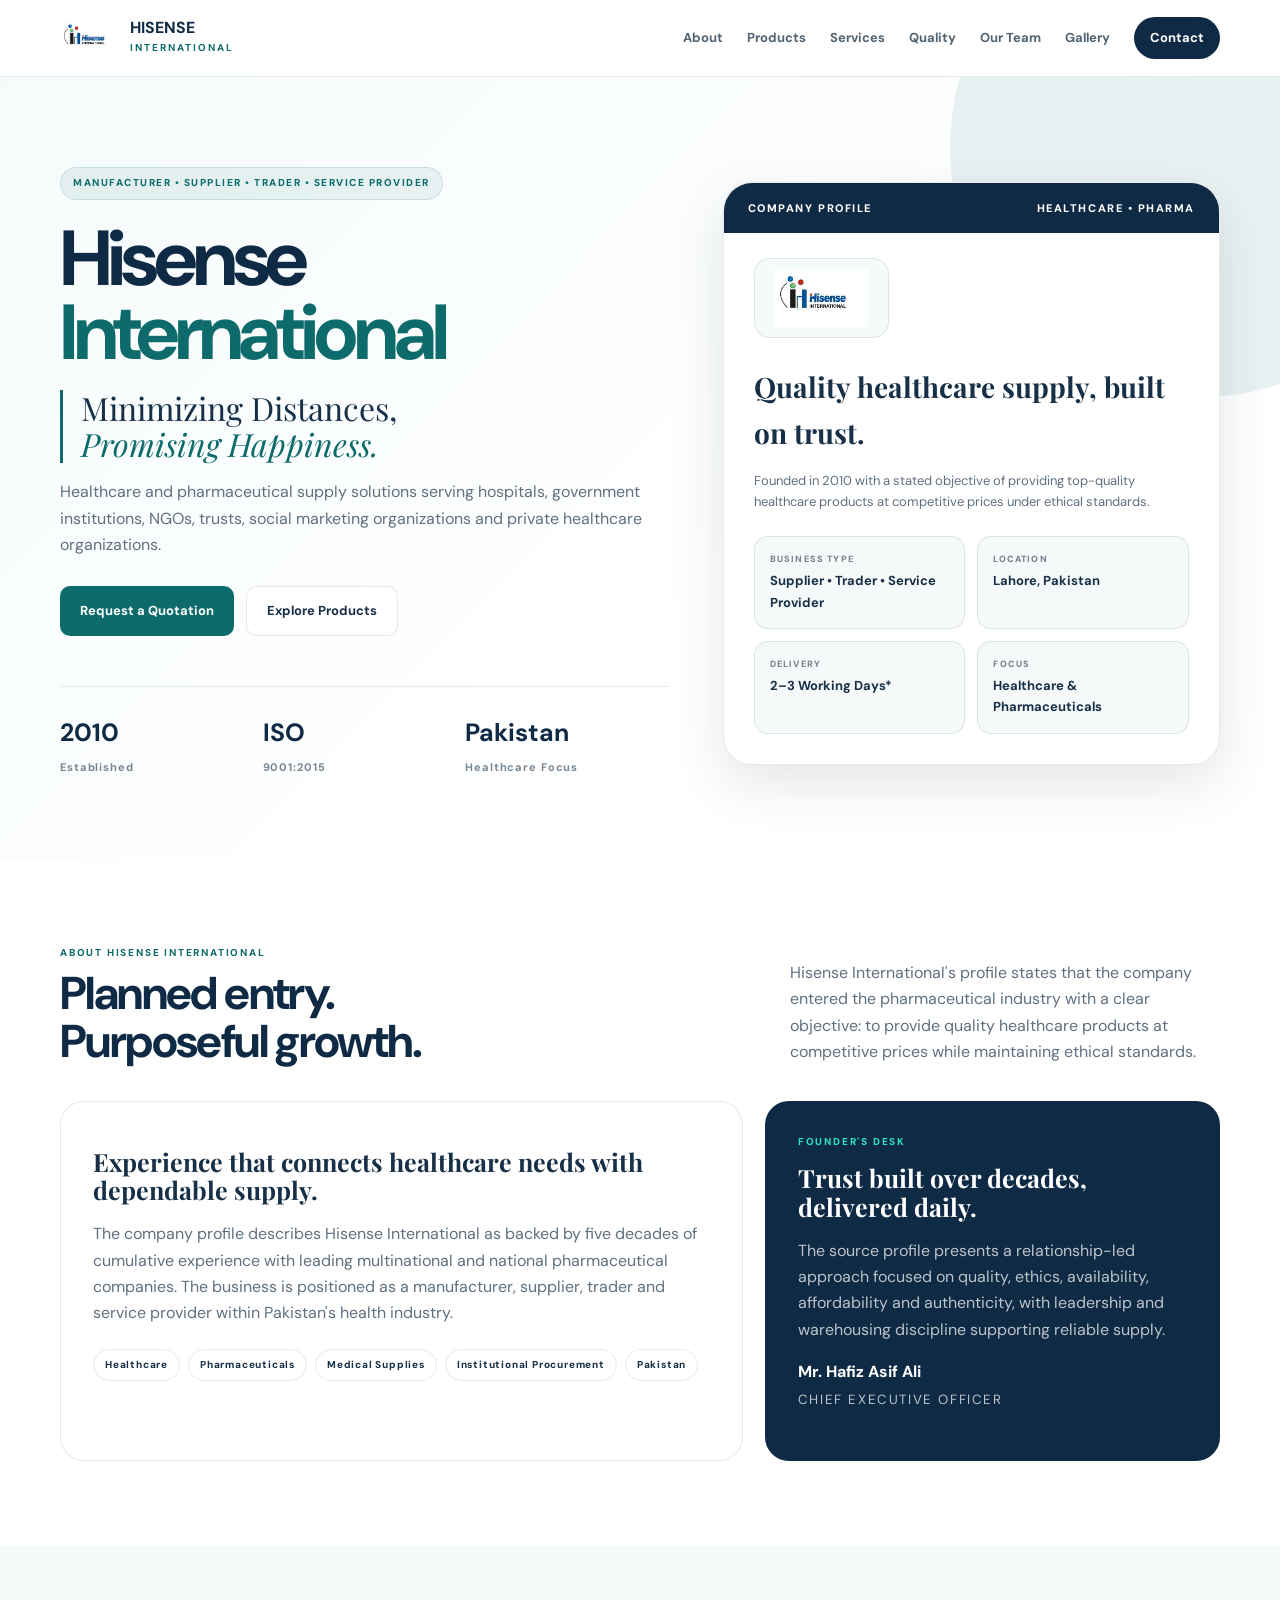
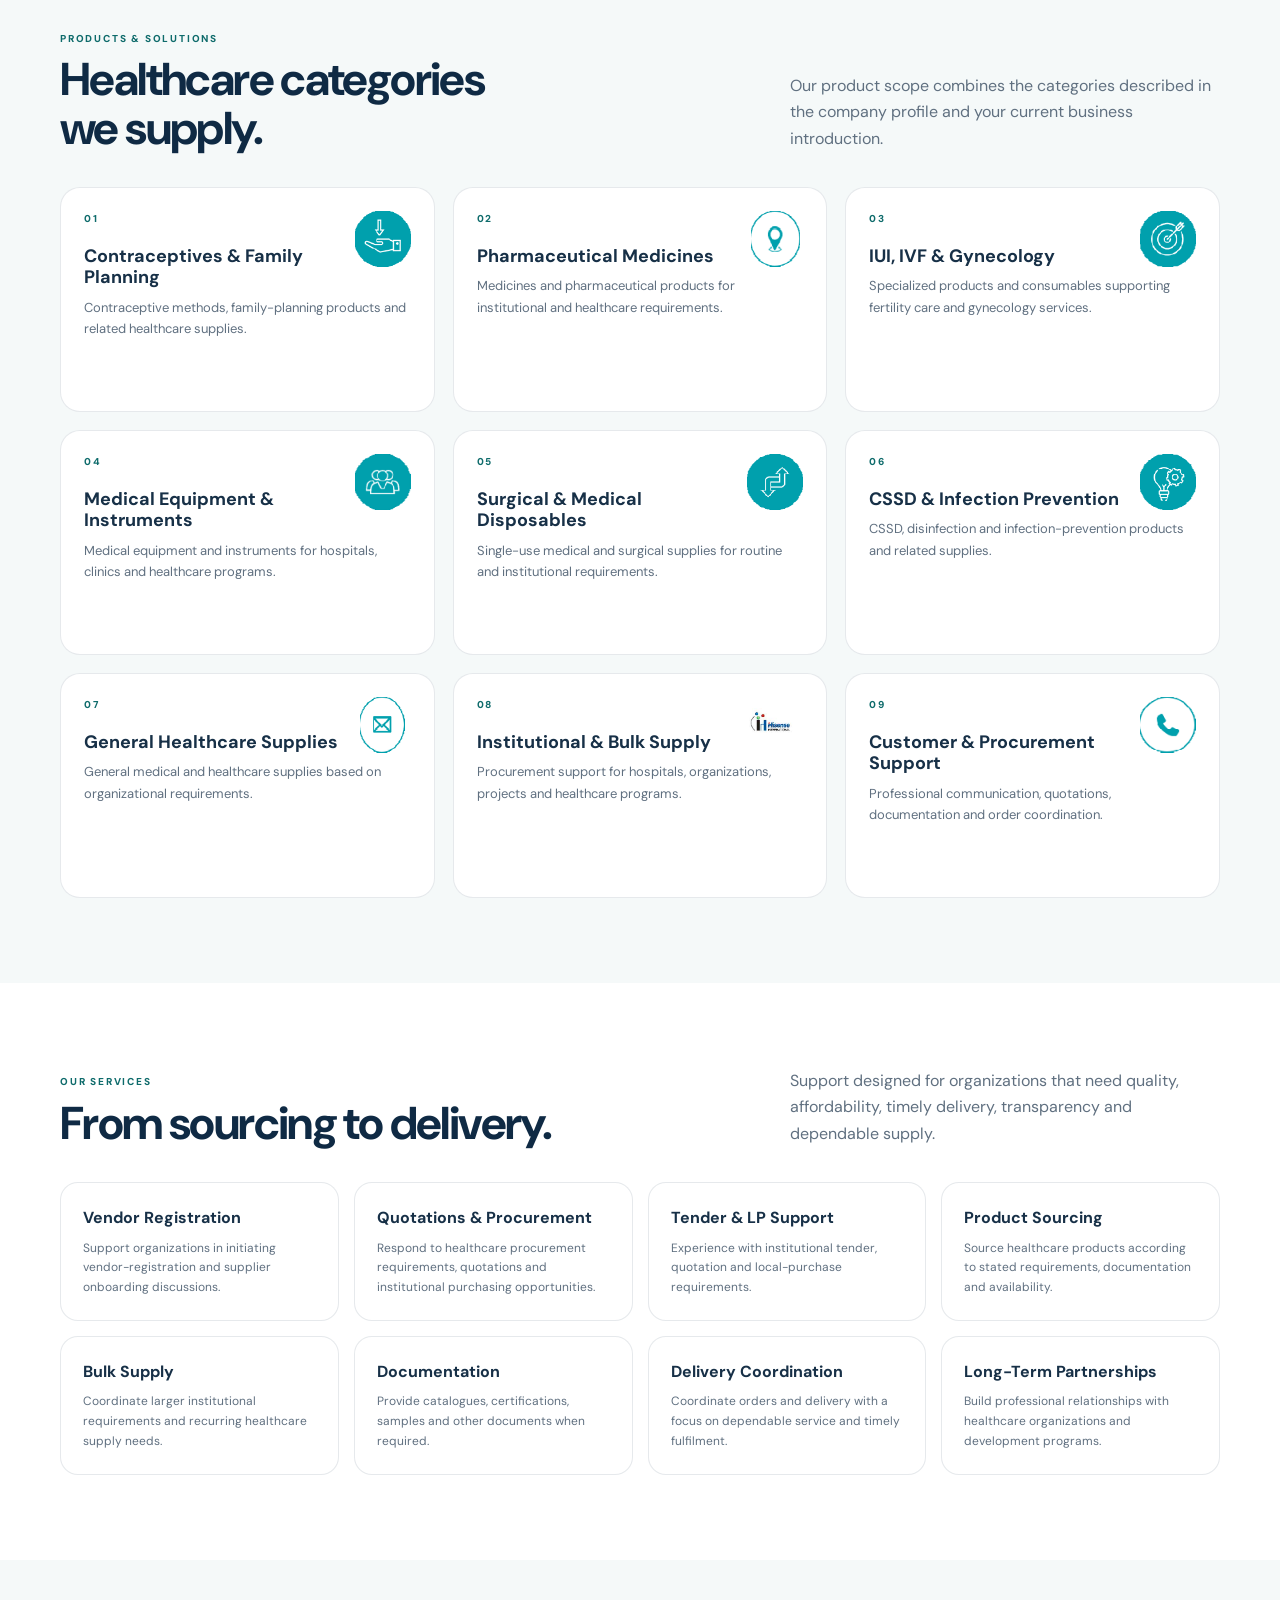
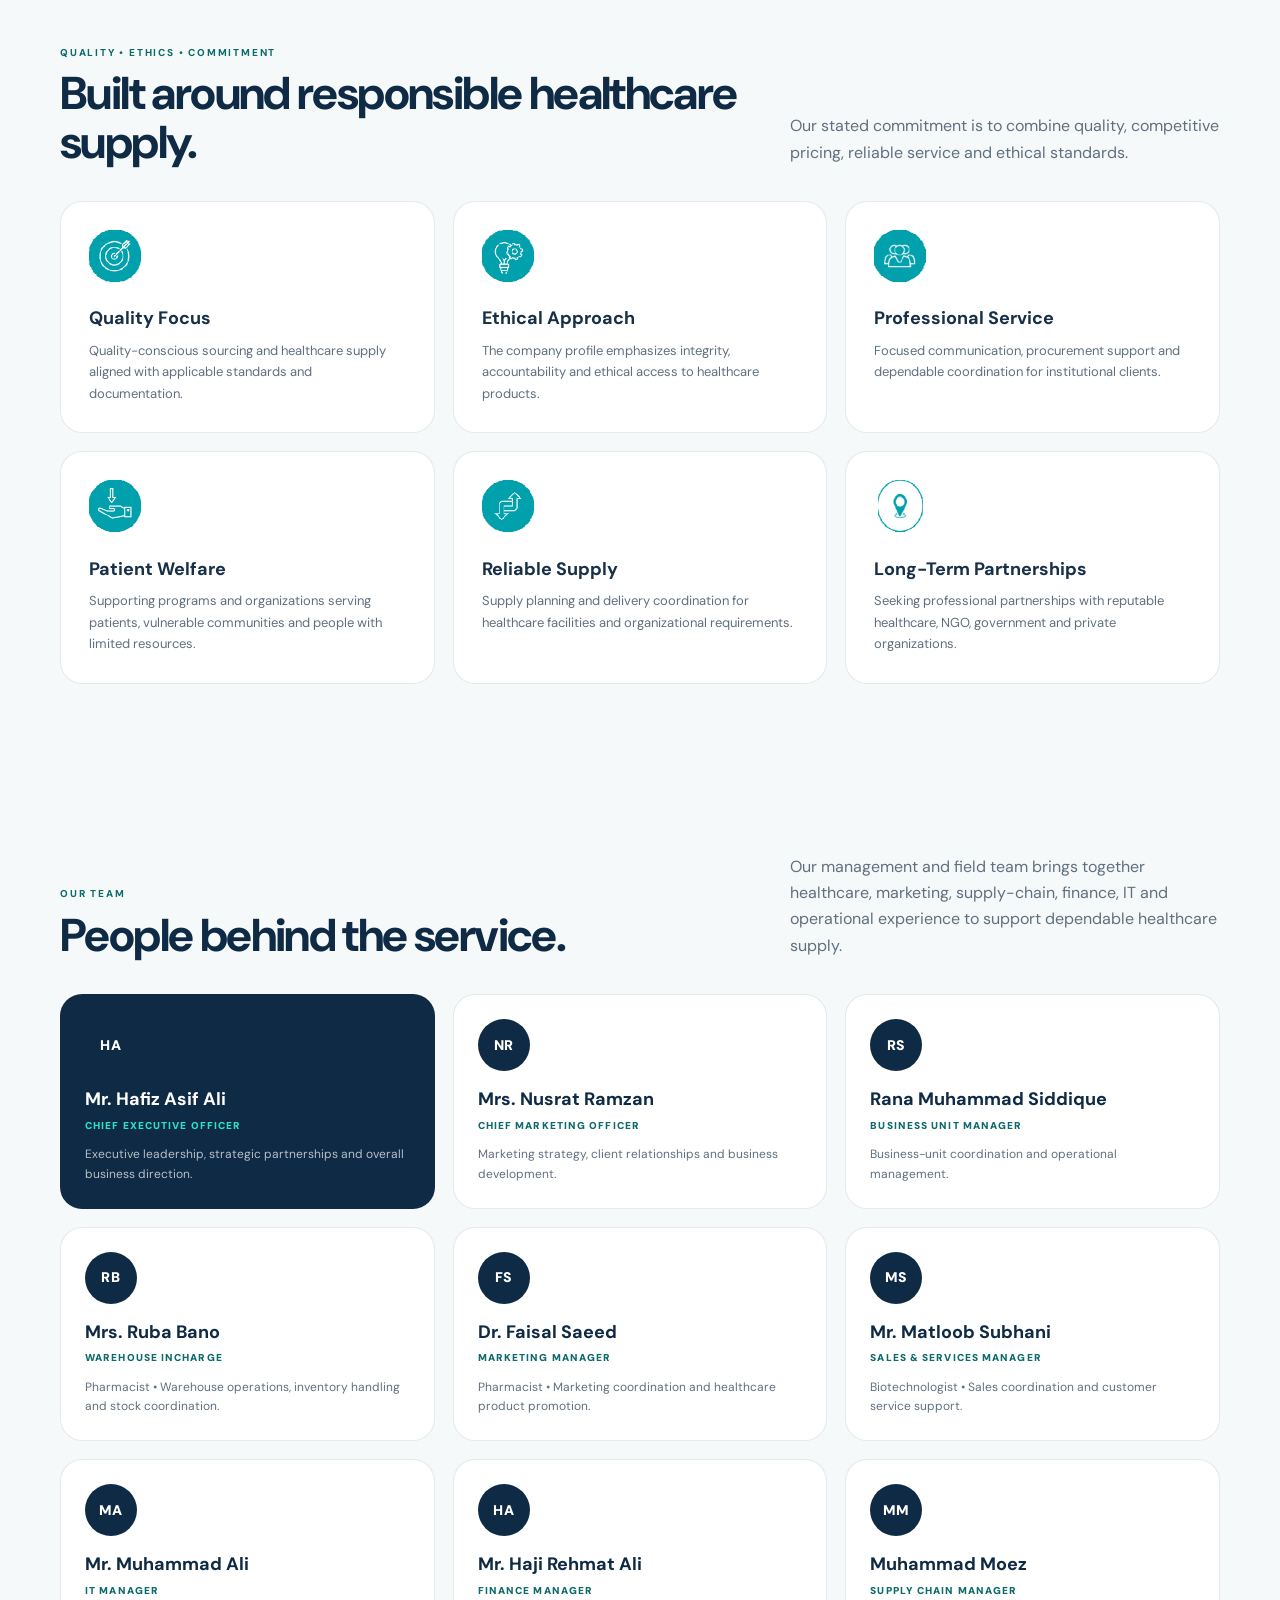
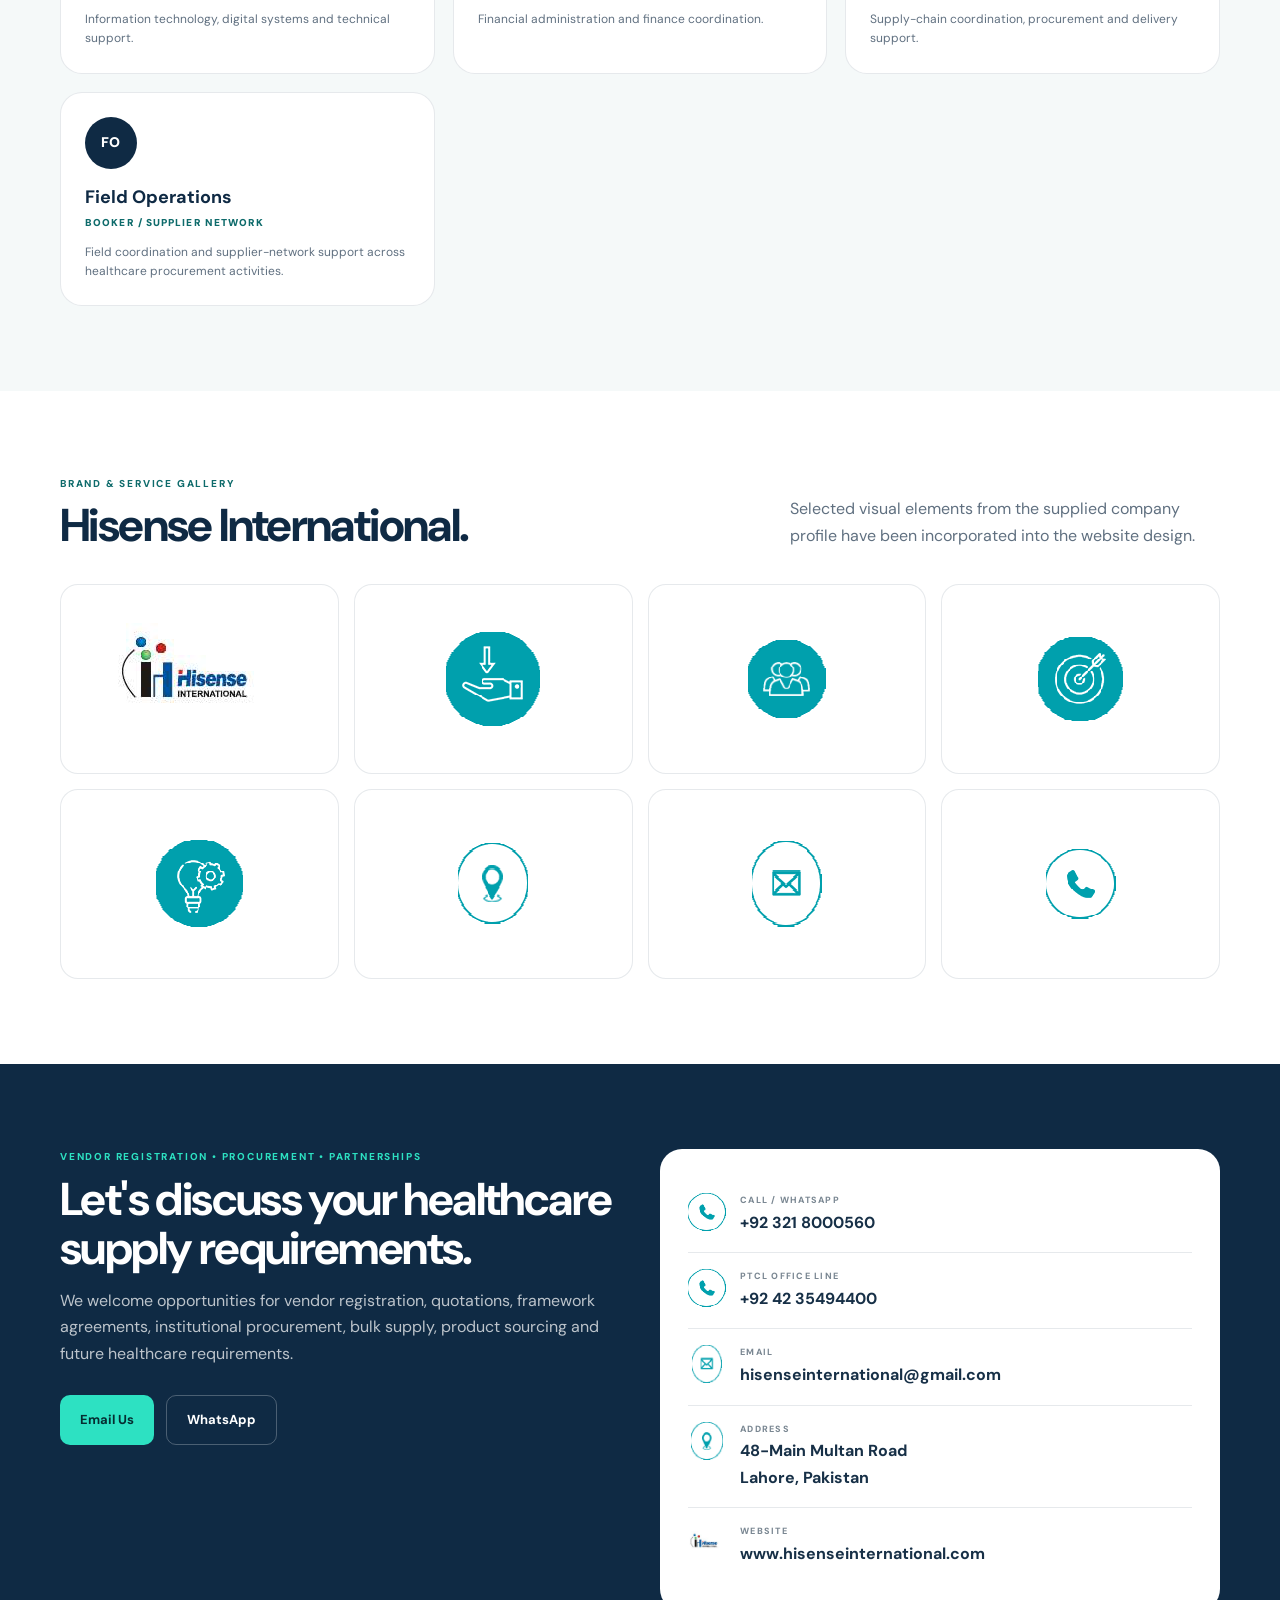
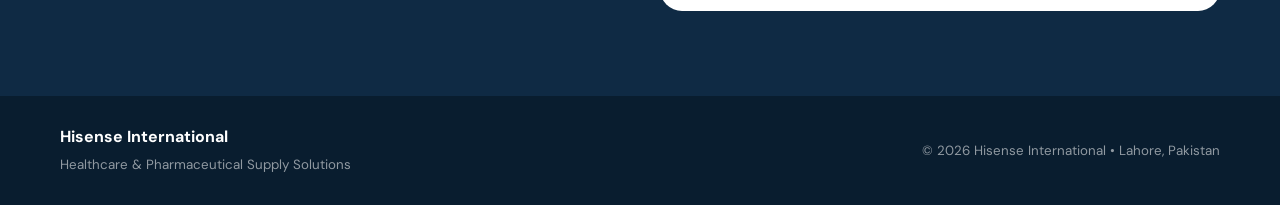
<file: public/assets/aistudio/Hisense-Web_Profile_d63729ca.html>
<!DOCTYPE html>
<html lang="en">
<head>
<meta charset="UTF-8">
<meta name="viewport" content="width=device-width, initial-scale=1.0">
<title>Hisense International | Healthcare & Pharmaceutical Supply</title>
<meta name="description" content="Hisense International — healthcare, pharmaceutical, medical equipment, contraceptive, IUI, IVF, gynecology, surgical disposable and CSSD supply solutions in Pakistan.">
<link rel="preconnect" href="https://fonts.googleapis.com">
<link rel="preconnect" href="https://fonts.gstatic.com" crossorigin>
<link href="https://fonts.googleapis.com/css2?family=DM+Sans:wght@400;500;600;700&family=Playfair+Display:wght@600;700&display=swap" rel="stylesheet">
<style>
:root{--navy:#0f2a44;--teal:#0e6b6b;--mint:#2de1c2;--light:#f5f9f9;--text:#173047;--muted:#607080;--white:#fff;--line:rgba(15,42,68,.10);--shadow:0 18px 55px rgba(15,42,68,.12)}
*{box-sizing:border-box}html{scroll-behavior:smooth}body{margin:0;font-family:'DM Sans',Arial,sans-serif;color:var(--text);background:#fff;line-height:1.65}a{text-decoration:none;color:inherit}.container{width:min(1160px,92%);margin:auto}.serif{font-family:'Playfair Display',Georgia,serif}header{position:sticky;top:0;z-index:50;background:rgba(255,255,255,.94);backdrop-filter:blur(14px);border-bottom:1px solid var(--line)}.nav{height:76px;display:flex;align-items:center;justify-content:space-between;gap:25px}.brand{display:flex;align-items:center;gap:12px}.brand img{width:58px;height:42px;object-fit:contain}.brand strong{display:block;font-size:16px;line-height:1;color:var(--navy)}.brand span{display:block;color:var(--teal);font-size:10px;letter-spacing:.2em;font-weight:700;margin-top:4px}.links{display:flex;align-items:center;gap:24px;font-size:13px;font-weight:700;color:#526271}.links a:hover{color:var(--teal)}.nav-cta{background:var(--navy);color:#fff!important;padding:10px 16px;border-radius:999px}.hero{position:relative;overflow:hidden;background:linear-gradient(135deg,#f5fbfb 0%,#fff 60%);padding:90px 0 80px}.hero:before{content:"";position:absolute;width:500px;height:500px;border-radius:50%;right:-170px;top:-180px;background:rgba(14,107,107,.09)}.hero-grid{display:grid;grid-template-columns:1.1fr .9fr;gap:55px;align-items:center;position:relative}.eyebrow{display:inline-flex;gap:8px;align-items:center;color:var(--teal);background:rgba(14,107,107,.08);border:1px solid rgba(14,107,107,.14);border-radius:999px;padding:7px 12px;font-size:10px;font-weight:800;letter-spacing:.15em}.hero h1{font-size:clamp(46px,7vw,78px);line-height:.95;letter-spacing:-.055em;margin:22px 0 20px;color:var(--navy)}.hero h1 span{color:var(--teal)}.tagline{border-left:3px solid var(--teal);padding-left:18px;font-size:clamp(22px,3vw,32px);line-height:1.15}.tagline em{color:var(--teal)}.hero p{max-width:650px;color:var(--muted);font-size:16px}.buttons{display:flex;flex-wrap:wrap;gap:12px;margin-top:28px}.btn{display:inline-flex;align-items:center;justify-content:center;padding:13px 20px;border-radius:10px;font-weight:700;font-size:13px}.btn-primary{background:var(--teal);color:#fff}.btn-dark{background:var(--navy);color:#fff}.btn-outline{border:1px solid var(--line);background:#fff}.hero-card{background:#fff;border:1px solid var(--line);border-radius:28px;box-shadow:var(--shadow);padding:30px}.hero-card-top{background:var(--navy);color:#fff;margin:-30px -30px 25px;padding:16px 24px;border-radius:28px 28px 0 0;display:flex;justify-content:space-between;font-size:11px;letter-spacing:.14em;font-weight:800}.logo-large{height:80px;width:135px;object-fit:contain;background:#f5fbfb;border-radius:16px;padding:10px;border:1px solid var(--line)}.facts{display:grid;grid-template-columns:1fr 1fr;gap:12px;margin-top:24px}.fact{padding:15px;border:1px solid var(--line);border-radius:14px;background:var(--light)}.fact small{display:block;color:#73808c;font-size:9px;letter-spacing:.13em;font-weight:800}.fact strong{display:block;margin-top:3px;font-size:13px}.stats{display:grid;grid-template-columns:repeat(3,1fr);gap:0;margin-top:50px;border-top:1px solid var(--line);padding-top:25px}.stat strong{display:block;font-size:25px;color:var(--navy)}.stat span{font-size:11px;color:#788692;font-weight:700;letter-spacing:.08em}.section{padding:85px 0}.section.alt{background:var(--light)}.section-head{display:flex;justify-content:space-between;gap:30px;align-items:end;margin-bottom:35px}.kicker{font-size:10px;color:var(--teal);font-weight:800;letter-spacing:.18em}.section h2{font-size:clamp(32px,4vw,46px);line-height:1.05;letter-spacing:-.035em;margin:8px 0 0;color:var(--navy)}.section-head p{max-width:430px;color:var(--muted);margin:0}.about-grid{display:grid;grid-template-columns:1.2fr .8fr;gap:22px}.panel{border:1px solid var(--line);border-radius:24px;padding:32px;background:#fff}.panel.dark{background:var(--navy);color:#fff;border-color:transparent}.panel h3{font-size:25px;line-height:1.15;margin:14px 0}.panel p{color:var(--muted)}.dark p{color:rgba(255,255,255,.72)}.chips{display:flex;flex-wrap:wrap;gap:8px;margin-top:22px}.chip{padding:7px 11px;border-radius:999px;border:1px solid var(--line);font-size:10px;font-weight:800;letter-spacing:.08em}.dark .chip{border-color:rgba(255,255,255,.16);color:#fff}.product-grid{display:grid;grid-template-columns:repeat(3,1fr);gap:18px}.product{background:#fff;border:1px solid var(--line);border-radius:20px;padding:23px;min-height:225px;position:relative;overflow:hidden;transition:.25s}.product:hover{transform:translateY(-4px);box-shadow:var(--shadow)}.product img{width:56px;height:56px;object-fit:contain;float:right}.product .num{font-size:10px;font-weight:800;color:var(--teal);letter-spacing:.15em}.product h3{font-size:18px;line-height:1.2;margin:18px 0 8px;max-width:80%}.product p{font-size:13px;color:var(--muted);margin:0}.services{display:grid;grid-template-columns:repeat(4,1fr);gap:15px}.service{padding:22px;border:1px solid var(--line);border-radius:18px;background:#fff}.service b{display:block;margin-bottom:7px}.service p{font-size:12px;color:var(--muted);margin:0}.trust-grid{display:grid;grid-template-columns:repeat(3,1fr);gap:18px}.trust{padding:28px;border-radius:22px;background:#fff;border:1px solid var(--line)}.trust img{width:52px;height:52px;object-fit:contain}.trust h3{margin:14px 0 6px;font-size:18px}.trust p{font-size:13px;color:var(--muted);margin:0}.team-grid{display:grid;grid-template-columns:repeat(3,1fr);gap:18px}.team-card{background:#fff;border:1px solid var(--line);border-radius:22px;padding:24px;min-height:190px;position:relative;overflow:hidden;transition:.25s}.team-card:hover{transform:translateY(-4px);box-shadow:var(--shadow)}.team-avatar{width:52px;height:52px;border-radius:50%;display:grid;place-items:center;background:var(--navy);color:#fff;font-size:14px;font-weight:900;letter-spacing:.04em;margin-bottom:18px}.team-card h3{font-size:18px;line-height:1.2;margin:0 0 7px;color:var(--navy)}.team-role{font-size:10px;color:var(--teal);font-weight:900;letter-spacing:.11em;text-transform:uppercase}.team-note{margin-top:11px;font-size:12px;color:var(--muted);line-height:1.6}.team-card.featured{background:var(--navy);color:#fff;border-color:transparent}.team-card.featured h3{color:#fff}.team-card.featured .team-role{color:var(--mint)}.team-card.featured .team-note{color:rgba(255,255,255,.7)}.team-unit{margin-top:20px;padding-top:16px;border-top:1px solid rgba(255,255,255,.15);font-size:12px;color:rgba(255,255,255,.72)}
.gallery{display:grid;grid-template-columns:repeat(4,1fr);gap:15px}.gallery figure{margin:0;background:#fff;border:1px solid var(--line);border-radius:18px;min-height:190px;display:grid;place-items:center;padding:20px}.gallery img{max-width:100%;max-height:135px;object-fit:contain}.contact{background:var(--navy);color:#fff}.contact-grid{display:grid;grid-template-columns:1fr 1fr;gap:40px}.contact p{color:rgba(255,255,255,.72)}.contact-box{background:#fff;color:var(--text);border-radius:22px;padding:28px}.contact-row{display:flex;gap:14px;align-items:flex-start;padding:16px 0;border-bottom:1px solid var(--line)}.contact-row:last-child{border-bottom:0}.contact-row img{width:38px;height:38px;object-fit:contain}.contact-row small{display:block;color:#7a8792;font-size:9px;letter-spacing:.14em;font-weight:800}.contact-row strong{display:block;margin-top:2px}.footer{background:#091d2f;color:#fff;padding:28px 0}.footer-row{display:flex;justify-content:space-between;gap:20px;align-items:center}.footer small{color:rgba(255,255,255,.55)}.mobile-menu{display:none}
@media(max-width:900px){.links{display:none}.mobile-menu{display:block}.hero-grid,.about-grid,.contact-grid{grid-template-columns:1fr}.product-grid{grid-template-columns:repeat(2,1fr)}.team-grid{grid-template-columns:repeat(2,1fr)}.services{grid-template-columns:repeat(2,1fr)}.gallery{grid-template-columns:repeat(2,1fr)}.trust-grid{grid-template-columns:1fr 1fr}.hero{padding-top:65px}}
@media(max-width:600px){.hero h1{font-size:52px}.product-grid,.services,.trust-grid,.gallery,.team-grid{grid-template-columns:1fr}.stats{grid-template-columns:1fr;gap:15px}.section{padding:60px 0}.section-head{display:block}.section-head p{margin-top:15px}.nav{height:68px}.hero-card{padding:22px}.hero-card-top{margin:-22px -22px 20px}.facts{grid-template-columns:1fr}.footer-row{display:block}.footer-row small{display:block;margin-top:10px}}
</style>
</head>
<body>
<header><div class="container nav">
<a class="brand" href="#home"><img src="[data-uri]" alt="Hisense International logo"><div><strong>HISENSE</strong><span>INTERNATIONAL</span></div></a>
<nav class="links"><a href="#about">About</a><a href="#products">Products</a><a href="#services">Services</a><a href="#quality">Quality</a><a href="#team">Our Team</a><a href="#gallery">Gallery</a><a href="#contact" class="nav-cta">Contact</a></nav>
<div class="mobile-menu"><a class="nav-cta btn" href="#contact">Contact</a></div>
</div></header>

<main id="home">
<section class="hero"><div class="container hero-grid">
<div>
<div class="eyebrow">MANUFACTURER • SUPPLIER • TRADER • SERVICE PROVIDER</div>
<h1>Hisense<br><span>International</span></h1>
<div class="tagline serif">Minimizing Distances,<br><em>Promising Happiness.</em></div>
<p>Healthcare and pharmaceutical supply solutions serving hospitals, government institutions, NGOs, trusts, social marketing organizations and private healthcare organizations.</p>
<div class="buttons"><a class="btn btn-primary" href="#contact">Request a Quotation</a><a class="btn btn-outline" href="#products">Explore Products</a></div>
<div class="stats"><div class="stat"><strong>2010</strong><span>Established</span></div><div class="stat"><strong>ISO</strong><span>9001:2015</span></div><div class="stat"><strong>Pakistan</strong><span>Healthcare Focus</span></div></div>
</div>
<div class="hero-card">
<div class="hero-card-top"><span>COMPANY PROFILE</span><span>HEALTHCARE • PHARMA</span></div>
<img class="logo-large" src="[data-uri]" alt="Hisense International">
<h3 class="serif" style="font-size:28px;margin:18px 0 4px">Quality healthcare supply, built on trust.</h3>
<p style="color:var(--muted);font-size:13px">Founded in 2010 with a stated objective of providing top-quality healthcare products at competitive prices under ethical standards.</p>
<div class="facts"><div class="fact"><small>BUSINESS TYPE</small><strong>Supplier • Trader • Service Provider</strong></div><div class="fact"><small>LOCATION</small><strong>Lahore, Pakistan</strong></div><div class="fact"><small>DELIVERY</small><strong>2–3 Working Days*</strong></div><div class="fact"><small>FOCUS</small><strong>Healthcare & Pharmaceuticals</strong></div></div>
</div>
</div></section>

<section id="about" class="section"><div class="container"><div class="section-head"><div><div class="kicker">ABOUT HISENSE INTERNATIONAL</div><h2>Planned entry.<br>Purposeful growth.</h2></div><p>Hisense International's profile states that the company entered the pharmaceutical industry with a clear objective: to provide quality healthcare products at competitive prices while maintaining ethical standards.</p></div>
<div class="about-grid"><div class="panel"><h3 class="serif">Experience that connects healthcare needs with dependable supply.</h3><p>The company profile describes Hisense International as backed by five decades of cumulative experience with leading multinational and national pharmaceutical companies. The business is positioned as a manufacturer, supplier, trader and service provider within Pakistan's health industry.</p><div class="chips"><span class="chip">Healthcare</span><span class="chip">Pharmaceuticals</span><span class="chip">Medical Supplies</span><span class="chip">Institutional Procurement</span><span class="chip">Pakistan</span></div></div>
<div class="panel dark"><div class="kicker" style="color:var(--mint)">FOUNDER'S DESK</div><h3 class="serif">Trust built over decades, delivered daily.</h3><p>The source profile presents a relationship-led approach focused on quality, ethics, availability, affordability and authenticity, with leadership and warehousing discipline supporting reliable supply.</p><p style="margin-top:14px"><strong style="color:#fff">Mr. Hafiz Asif Ali</strong><br><small style="letter-spacing:.12em">CHIEF EXECUTIVE OFFICER</small></p></div></div></div></section>

<section id="products" class="section alt"><div class="container"><div class="section-head"><div><div class="kicker">PRODUCTS & SOLUTIONS</div><h2>Healthcare categories<br>we supply.</h2></div><p>Our product scope combines the categories described in the company profile and your current business introduction.</p></div>
<div class="product-grid">
<article class="product"><img src="[data-uri]"><div class="num">01</div><h3>Contraceptives & Family Planning</h3><p>Contraceptive methods, family-planning products and related healthcare supplies.</p></article>
<article class="product"><img src="[data-uri]"><div class="num">02</div><h3>Pharmaceutical Medicines</h3><p>Medicines and pharmaceutical products for institutional and healthcare requirements.</p></article>
<article class="product"><img src="[data-uri]"><div class="num">03</div><h3>IUI, IVF & Gynecology</h3><p>Specialized products and consumables supporting fertility care and gynecology services.</p></article>
<article class="product"><img src="[data-uri]"><div class="num">04</div><h3>Medical Equipment & Instruments</h3><p>Medical equipment and instruments for hospitals, clinics and healthcare programs.</p></article>
<article class="product"><img src="[data-uri]"><div class="num">05</div><h3>Surgical & Medical Disposables</h3><p>Single-use medical and surgical supplies for routine and institutional requirements.</p></article>
<article class="product"><img src="[data-uri]"><div class="num">06</div><h3>CSSD & Infection Prevention</h3><p>CSSD, disinfection and infection-prevention products and related supplies.</p></article>
<article class="product"><img src="[data-uri]"><div class="num">07</div><h3>General Healthcare Supplies</h3><p>General medical and healthcare supplies based on organizational requirements.</p></article>
<article class="product"><img src="[data-uri]"><div class="num">08</div><h3>Institutional & Bulk Supply</h3><p>Procurement support for hospitals, organizations, projects and healthcare programs.</p></article>
<article class="product"><img src="[data-uri]"><div class="num">09</div><h3>Customer & Procurement Support</h3><p>Professional communication, quotations, documentation and order coordination.</p></article>
</div></div></section>

<section id="services" class="section"><div class="container"><div class="section-head"><div><div class="kicker">OUR SERVICES</div><h2>From sourcing to delivery.</h2></div><p>Support designed for organizations that need quality, affordability, timely delivery, transparency and dependable supply.</p></div><div class="services">
<div class="service"><b>Vendor Registration</b><p>Support organizations in initiating vendor-registration and supplier onboarding discussions.</p></div><div class="service"><b>Quotations & Procurement</b><p>Respond to healthcare procurement requirements, quotations and institutional purchasing opportunities.</p></div><div class="service"><b>Tender & LP Support</b><p>Experience with institutional tender, quotation and local-purchase requirements.</p></div><div class="service"><b>Product Sourcing</b><p>Source healthcare products according to stated requirements, documentation and availability.</p></div><div class="service"><b>Bulk Supply</b><p>Coordinate larger institutional requirements and recurring healthcare supply needs.</p></div><div class="service"><b>Documentation</b><p>Provide catalogues, certifications, samples and other documents when required.</p></div><div class="service"><b>Delivery Coordination</b><p>Coordinate orders and delivery with a focus on dependable service and timely fulfilment.</p></div><div class="service"><b>Long-Term Partnerships</b><p>Build professional relationships with healthcare organizations and development programs.</p></div>
</div></div></section>

<section id="quality" class="section alt"><div class="container"><div class="section-head"><div><div class="kicker">QUALITY • ETHICS • COMMITMENT</div><h2>Built around responsible healthcare supply.</h2></div><p>Our stated commitment is to combine quality, competitive pricing, reliable service and ethical standards.</p></div><div class="trust-grid">
<div class="trust"><img src="[data-uri]"><h3>Quality Focus</h3><p>Quality-conscious sourcing and healthcare supply aligned with applicable standards and documentation.</p></div>
<div class="trust"><img src="[data-uri]"><h3>Ethical Approach</h3><p>The company profile emphasizes integrity, accountability and ethical access to healthcare products.</p></div>
<div class="trust"><img src="[data-uri]"><h3>Professional Service</h3><p>Focused communication, procurement support and dependable coordination for institutional clients.</p></div>
<div class="trust"><img src="[data-uri]"><h3>Patient Welfare</h3><p>Supporting programs and organizations serving patients, vulnerable communities and people with limited resources.</p></div>
<div class="trust"><img src="[data-uri]"><h3>Reliable Supply</h3><p>Supply planning and delivery coordination for healthcare facilities and organizational requirements.</p></div>
<div class="trust"><img src="[data-uri]"><h3>Long-Term Partnerships</h3><p>Seeking professional partnerships with reputable healthcare, NGO, government and private organizations.</p></div>
</div></div></section>

<section id="team" class="section alt"><div class="container"><div class="section-head"><div><div class="kicker">OUR TEAM</div><h2>People behind the service.</h2></div><p>Our management and field team brings together healthcare, marketing, supply-chain, finance, IT and operational experience to support dependable healthcare supply.</p></div><div class="team-grid">
<div class="team-card featured"><div class="team-avatar">HA</div><h3>Mr. Hafiz Asif Ali</h3><div class="team-role">Chief Executive Officer</div><div class="team-note">Executive leadership, strategic partnerships and overall business direction.</div></div>
<div class="team-card"><div class="team-avatar">NR</div><h3>Mrs. Nusrat Ramzan</h3><div class="team-role">Chief Marketing Officer</div><div class="team-note">Marketing strategy, client relationships and business development.</div></div>
<div class="team-card"><div class="team-avatar">RS</div><h3>Rana Muhammad Siddique</h3><div class="team-role">Business Unit Manager</div><div class="team-note">Business-unit coordination and operational management.</div></div>
<div class="team-card"><div class="team-avatar">RB</div><h3>Mrs. Ruba Bano</h3><div class="team-role">Warehouse Incharge</div><div class="team-note">Pharmacist • Warehouse operations, inventory handling and stock coordination.</div></div>
<div class="team-card"><div class="team-avatar">FS</div><h3>Dr. Faisal Saeed</h3><div class="team-role">Marketing Manager</div><div class="team-note">Pharmacist • Marketing coordination and healthcare product promotion.</div></div>
<div class="team-card"><div class="team-avatar">MS</div><h3>Mr. Matloob Subhani</h3><div class="team-role">Sales &amp; Services Manager</div><div class="team-note">Biotechnologist • Sales coordination and customer service support.</div></div>
<div class="team-card"><div class="team-avatar">MA</div><h3>Mr. Muhammad Ali</h3><div class="team-role">IT Manager</div><div class="team-note">Information technology, digital systems and technical support.</div></div>
<div class="team-card"><div class="team-avatar">HA</div><h3>Mr. Haji Rehmat Ali</h3><div class="team-role">Finance Manager</div><div class="team-note">Financial administration and finance coordination.</div></div>
<div class="team-card"><div class="team-avatar">MM</div><h3>Muhammad Moez</h3><div class="team-role">Supply Chain Manager</div><div class="team-note">Supply-chain coordination, procurement and delivery support.</div></div>
<div class="team-card"><div class="team-avatar">FO</div><h3>Field Operations</h3><div class="team-role">Booker / Supplier Network</div><div class="team-note">Field coordination and supplier-network support across healthcare procurement activities.</div></div>
</div></div></section>

<section id="gallery" class="section"><div class="container"><div class="section-head"><div><div class="kicker">BRAND & SERVICE GALLERY</div><h2>Hisense International.</h2></div><p>Selected visual elements from the supplied company profile have been incorporated into the website design.</p></div><div class="gallery">
<figure><img src="[data-uri]" alt="Hisense International logo"></figure><figure><img src="[data-uri]" alt="Healthcare service icon"></figure><figure><img src="[data-uri]" alt="Team icon"></figure><figure><img src="[data-uri]" alt="Quality icon"></figure><figure><img src="[data-uri]" alt="Innovation icon"></figure><figure><img src="[data-uri]" alt="Location icon"></figure><figure><img src="[data-uri]" alt="Email icon"></figure><figure><img src="[data-uri]" alt="Phone icon"></figure>
</div></div></section>

<section class="section contact" id="contact"><div class="container contact-grid"><div><div class="kicker" style="color:var(--mint)">VENDOR REGISTRATION • PROCUREMENT • PARTNERSHIPS</div><h2 style="color:#fff;margin-top:10px">Let's discuss your healthcare supply requirements.</h2><p>We welcome opportunities for vendor registration, quotations, framework agreements, institutional procurement, bulk supply, product sourcing and future healthcare requirements.</p><div class="buttons"><a class="btn" style="background:var(--mint);color:#062d31" href="mailto:hisenseinternational@gmail.com?subject=Healthcare%20Procurement%20Inquiry">Email Us</a><a class="btn" style="border:1px solid rgba(255,255,255,.25);color:#fff" href="https://wa.me/923218000560" target="_blank" rel="noopener">WhatsApp</a></div></div>
<div class="contact-box"><div class="contact-row"><img src="[data-uri]"><div><small>CALL / WHATSAPP</small><strong>+92 321 8000560</strong></div></div><div class="contact-row"><img src="[data-uri]"><div><small>PTCL OFFICE LINE</small><strong>+92 42 35494400</strong></div></div><div class="contact-row"><img src="[data-uri]"><div><small>EMAIL</small><strong>hisenseinternational@gmail.com</strong></div></div><div class="contact-row"><img src="[data-uri]"><div><small>ADDRESS</small><strong>48-Main Multan Road<br>Lahore, Pakistan</strong></div></div><div class="contact-row"><img src="[data-uri]"><div><small>WEBSITE</small><strong>www.hisenseinternational.com</strong></div></div></div></div></section>
</main>
<footer class="footer"><div class="container footer-row"><div><strong>Hisense International</strong><br><small>Healthcare & Pharmaceutical Supply Solutions</small></div><small>© 2026 Hisense International • Lahore, Pakistan</small></div></footer>
</body>
</html>
</file>
